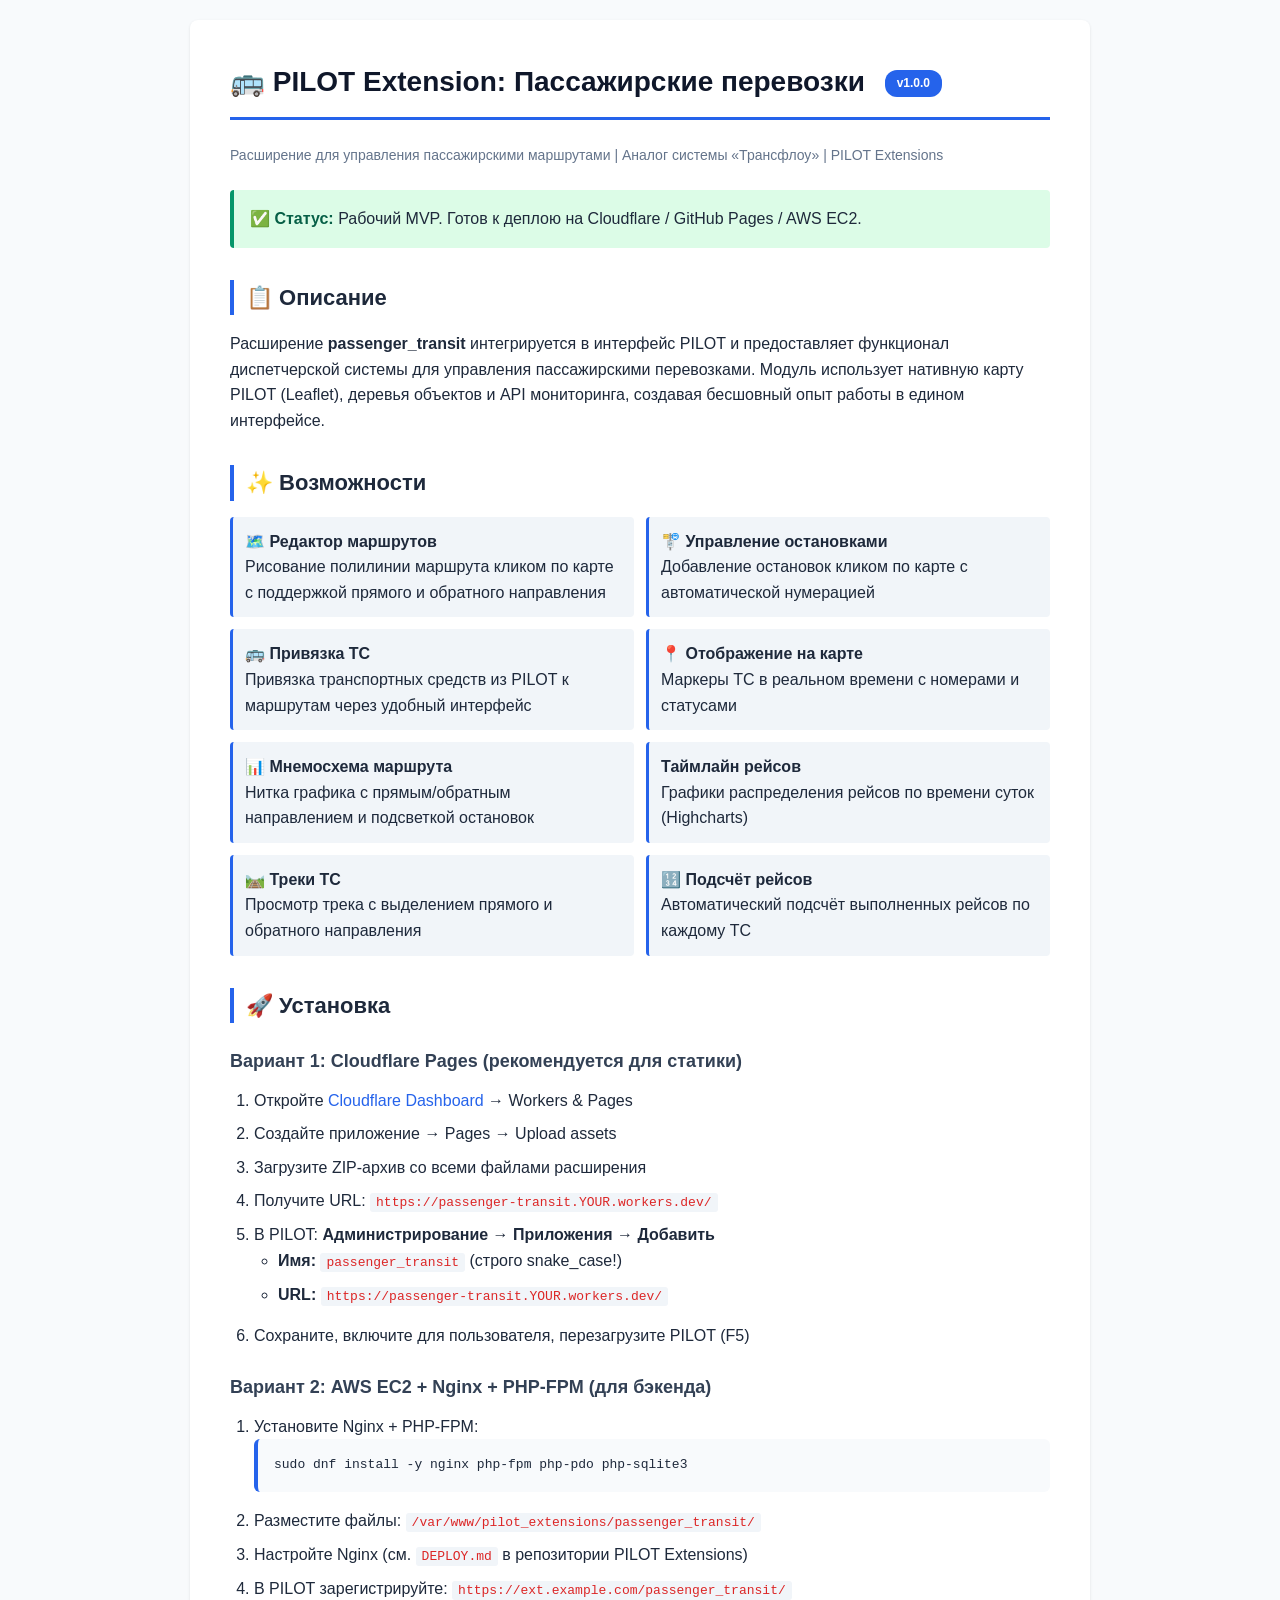
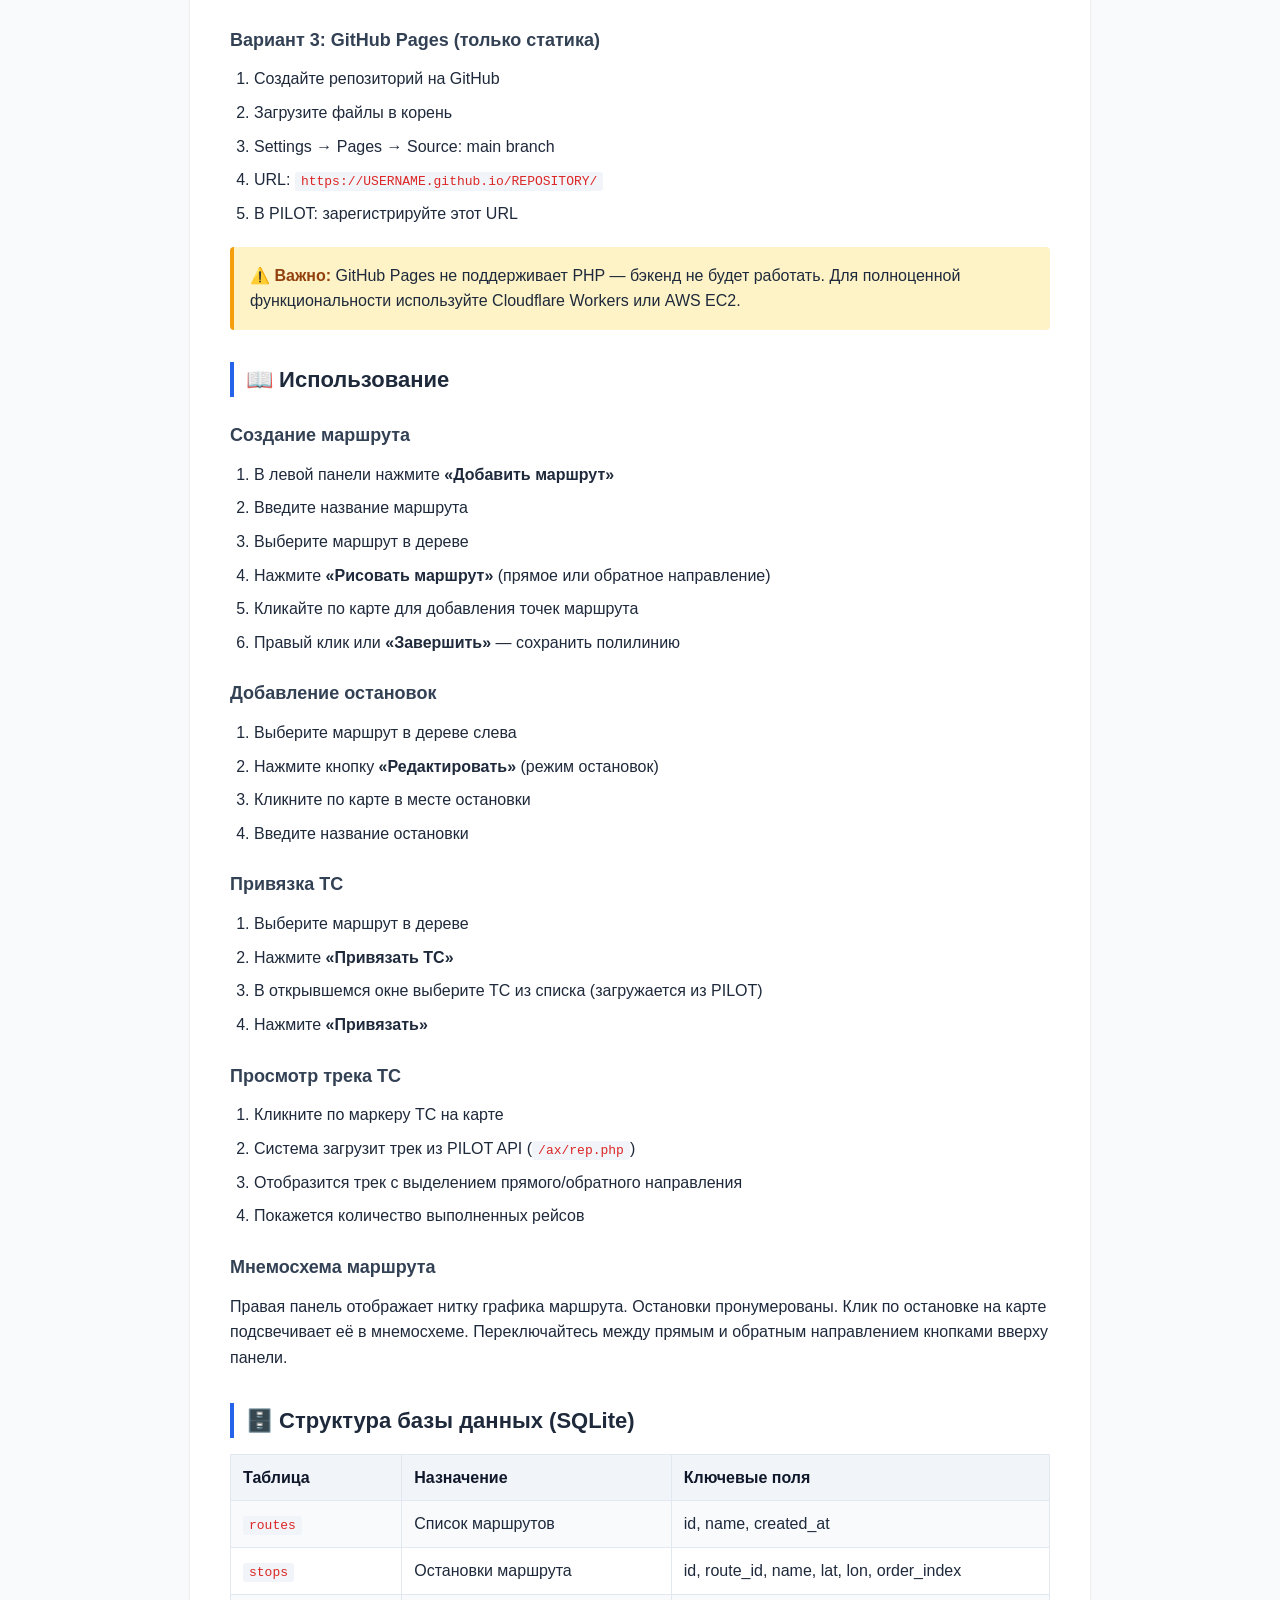
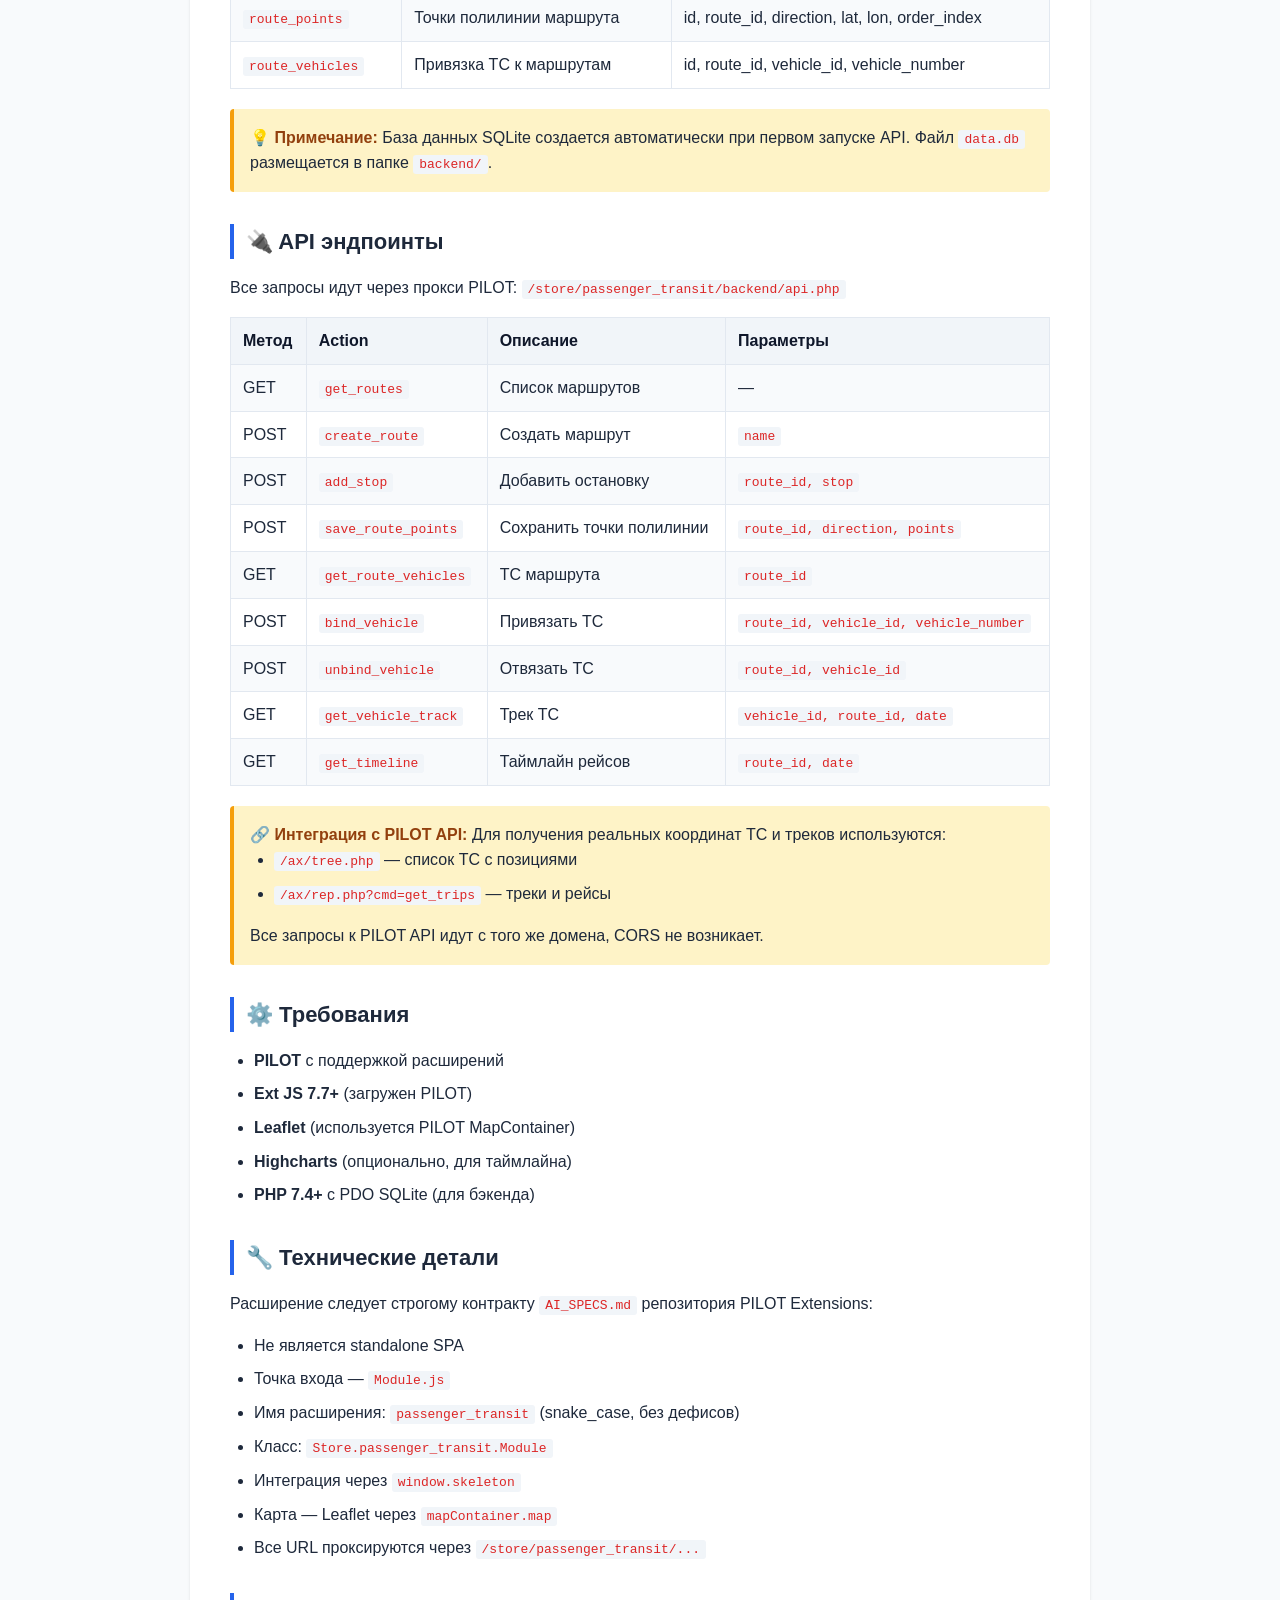
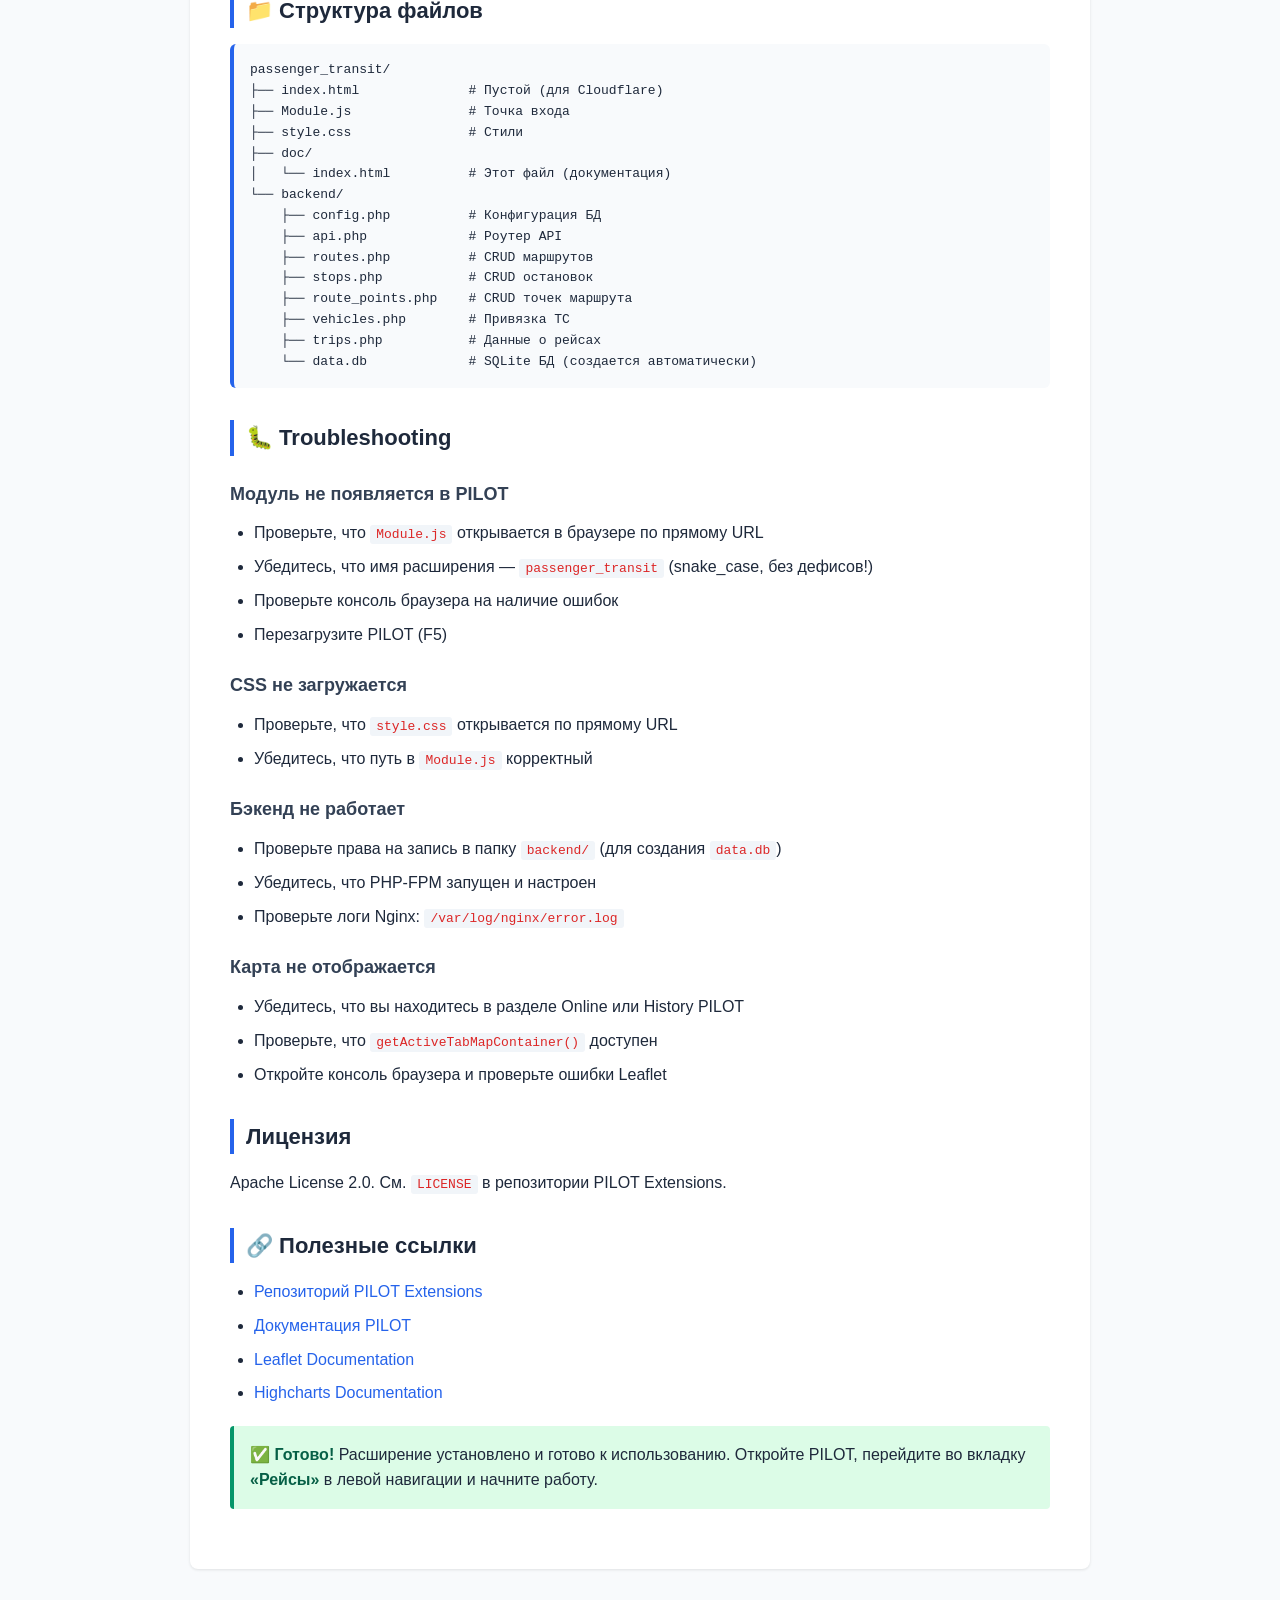
<file: doc/index.html>
<!DOCTYPE html>
<html lang="ru">
<head>
    <meta charset="UTF-8">
    <meta name="viewport" content="width=device-width, initial-scale=1.0">
    <title>PILOT Extension: Пассажирские перевозки</title>
    <style>
        * {
            margin: 0;
            padding: 0;
            box-sizing: border-box;
        }
        body {
            font-family: -apple-system, BlinkMacSystemFont, 'Segoe UI', Roboto, 'Helvetica Neue', Arial, sans-serif;
            line-height: 1.6;
            color: #1e293b;
            background: #f8fafc;
            padding: 20px;
        }
        .container {
            max-width: 900px;
            margin: 0 auto;
            background: #ffffff;
            padding: 40px;
            border-radius: 8px;
            box-shadow: 0 1px 3px rgba(0, 0, 0, 0.1);
        }
        h1 {
            color: #0f172a;
            border-bottom: 3px solid #2563eb;
            padding-bottom: 12px;
            margin-bottom: 24px;
            font-size: 28px;
        }
        h2 {
            color: #1e293b;
            margin-top: 32px;
            margin-bottom: 16px;
            font-size: 22px;
            border-left: 4px solid #2563eb;
            padding-left: 12px;
        }
        h3 {
            color: #334155;
            margin-top: 24px;
            margin-bottom: 12px;
            font-size: 18px;
        }
        p {
            margin-bottom: 16px;
        }
        ul, ol {
            margin-bottom: 16px;
            padding-left: 24px;
        }
        li {
            margin-bottom: 8px;
        }
        code {
            background: #f1f5f9;
            padding: 2px 6px;
            border-radius: 3px;
            font-family: 'Courier New', Courier, monospace;
            font-size: 13px;
            color: #dc2626;
        }
        pre {
            background: #f8fafc;
            padding: 16px;
            border-radius: 6px;
            overflow-x: auto;
            border-left: 4px solid #2563eb;
            margin-bottom: 16px;
        }
        pre code {
            background: none;
            padding: 0;
            color: #1e293b;
        }
        table {
            border-collapse: collapse;
            width: 100%;
            margin: 16px 0;
            background: #ffffff;
        }
        th, td {
            border: 1px solid #e2e8f0;
            padding: 10px 12px;
            text-align: left;
        }
        th {
            background: #f1f5f9;
            font-weight: 600;
            color: #0f172a;
        }
        tr:nth-child(even) {
            background: #f8fafc;
        }
        .note {
            background: #fef3c7;
            border-left: 4px solid #f59e0b;
            padding: 16px;
            margin: 20px 0;
            border-radius: 4px;
        }
        .note strong {
            color: #92400e;
        }
        .success {
            background: #dcfce7;
            border-left: 4px solid #059669;
            padding: 16px;
            margin: 20px 0;
            border-radius: 4px;
        }
        .success strong {
            color: #065f46;
        }
        .warning {
            background: #fee2e2;
            border-left: 4px solid #dc2626;
            padding: 16px;
            margin: 20px 0;
            border-radius: 4px;
        }
        .warning strong {
            color: #991b1b;
        }
        .feature-list {
            display: grid;
            grid-template-columns: repeat(auto-fit, minmax(280px, 1fr));
            gap: 12px;
            margin: 16px 0;
        }
        .feature-item {
            background: #f1f5f9;
            padding: 12px;
            border-radius: 4px;
            border-left: 3px solid #2563eb;
        }
        .feature-item strong {
            color: #1e293b;
        }
        a {
            color: #2563eb;
            text-decoration: none;
        }
        a:hover {
            text-decoration: underline;
        }
        .header-badge {
            display: inline-block;
            background: #2563eb;
            color: #ffffff;
            padding: 4px 12px;
            border-radius: 12px;
            font-size: 12px;
            font-weight: 600;
            margin-left: 12px;
            vertical-align: middle;
        }
        .version-info {
            color: #64748b;
            font-size: 14px;
            margin-bottom: 24px;
        }
    </style>
</head>
<body>
    <div class="container">
        <h1>
            🚌 PILOT Extension: Пассажирские перевозки
            <span class="header-badge">v1.0.0</span>
        </h1>
        <div class="version-info">
            Расширение для управления пассажирскими маршрутами | Аналог системы «Трансфлоу» | PILOT Extensions
        </div>

        <div class="success">
            <strong>✅ Статус:</strong> Рабочий MVP. Готов к деплою на Cloudflare / GitHub Pages / AWS EC2.
        </div>

        <h2>📋 Описание</h2>
        <p>
            Расширение <strong>passenger_transit</strong> интегрируется в интерфейс PILOT и предоставляет функционал 
            диспетчерской системы для управления пассажирскими перевозками. Модуль использует нативную карту PILOT 
            (Leaflet), деревья объектов и API мониторинга, создавая бесшовный опыт работы в едином интерфейсе.
        </p>

        <h2>✨ Возможности</h2>
        <div class="feature-list">
            <div class="feature-item">
                <strong>🗺️ Редактор маршрутов</strong><br>
                Рисование полилинии маршрута кликом по карте с поддержкой прямого и обратного направления
            </div>
            <div class="feature-item">
                <strong>🚏 Управление остановками</strong><br>
                Добавление остановок кликом по карте с автоматической нумерацией
            </div>
            <div class="feature-item">
                <strong>🚌 Привязка ТС</strong><br>
                Привязка транспортных средств из PILOT к маршрутам через удобный интерфейс
            </div>
            <div class="feature-item">
                <strong>📍 Отображение на карте</strong><br>
                Маркеры ТС в реальном времени с номерами и статусами
            </div>
            <div class="feature-item">
                <strong>📊 Мнемосхема маршрута</strong><br>
                Нитка графика с прямым/обратным направлением и подсветкой остановок
            </div>
            <div class="feature-item">
                <strong> Таймлайн рейсов</strong><br>
                Графики распределения рейсов по времени суток (Highcharts)
            </div>
            <div class="feature-item">
                <strong>🛤️ Треки ТС</strong><br>
                Просмотр трека с выделением прямого и обратного направления
            </div>
            <div class="feature-item">
                <strong>🔢 Подсчёт рейсов</strong><br>
                Автоматический подсчёт выполненных рейсов по каждому ТС
            </div>
        </div>

        <h2>🚀 Установка</h2>

        <h3>Вариант 1: Cloudflare Pages (рекомендуется для статики)</h3>
        <ol>
            <li>Откройте <a href="https://dash.cloudflare.com/">Cloudflare Dashboard</a> → Workers &amp; Pages</li>
            <li>Создайте приложение → Pages → Upload assets</li>
            <li>Загрузите ZIP-архив со всеми файлами расширения</li>
            <li>Получите URL: <code>https://passenger-transit.YOUR.workers.dev/</code></li>
            <li>В PILOT: <strong>Администрирование → Приложения → Добавить</strong>
                <ul>
                    <li><strong>Имя:</strong> <code>passenger_transit</code> (строго snake_case!)</li>
                    <li><strong>URL:</strong> <code>https://passenger-transit.YOUR.workers.dev/</code></li>
                </ul>
            </li>
            <li>Сохраните, включите для пользователя, перезагрузите PILOT (F5)</li>
        </ol>

        <h3>Вариант 2: AWS EC2 + Nginx + PHP-FPM (для бэкенда)</h3>
        <ol>
            <li>Установите Nginx + PHP-FPM:
                <pre><code>sudo dnf install -y nginx php-fpm php-pdo php-sqlite3</code></pre>
            </li>
            <li>Разместите файлы: <code>/var/www/pilot_extensions/passenger_transit/</code></li>
            <li>Настройте Nginx (см. <code>DEPLOY.md</code> в репозитории PILOT Extensions)</li>
            <li>В PILOT зарегистрируйте: <code>https://ext.example.com/passenger_transit/</code></li>
        </ol>

        <h3>Вариант 3: GitHub Pages (только статика)</h3>
        <ol>
            <li>Создайте репозиторий на GitHub</li>
            <li>Загрузите файлы в корень</li>
            <li>Settings → Pages → Source: main branch</li>
            <li>URL: <code>https://USERNAME.github.io/REPOSITORY/</code></li>
            <li>В PILOT: зарегистрируйте этот URL</li>
        </ol>

        <div class="note">
            <strong>⚠️ Важно:</strong> GitHub Pages не поддерживает PHP — бэкенд не будет работать. 
            Для полноценной функциональности используйте Cloudflare Workers или AWS EC2.
        </div>

        <h2>📖 Использование</h2>

        <h3>Создание маршрута</h3>
        <ol>
            <li>В левой панели нажмите <strong>«Добавить маршрут»</strong></li>
            <li>Введите название маршрута</li>
            <li>Выберите маршрут в дереве</li>
            <li>Нажмите <strong>«Рисовать маршрут»</strong> (прямое или обратное направление)</li>
            <li>Кликайте по карте для добавления точек маршрута</li>
            <li>Правый клик или <strong>«Завершить»</strong> — сохранить полилинию</li>
        </ol>

        <h3>Добавление остановок</h3>
        <ol>
            <li>Выберите маршрут в дереве слева</li>
            <li>Нажмите кнопку <strong>«Редактировать»</strong> (режим остановок)</li>
            <li>Кликните по карте в месте остановки</li>
            <li>Введите название остановки</li>
        </ol>

        <h3>Привязка ТС</h3>
        <ol>
            <li>Выберите маршрут в дереве</li>
            <li>Нажмите <strong>«Привязать ТС»</strong></li>
            <li>В открывшемся окне выберите ТС из списка (загружается из PILOT)</li>
            <li>Нажмите <strong>«Привязать»</strong></li>
        </ol>

        <h3>Просмотр трека ТС</h3>
        <ol>
            <li>Кликните по маркеру ТС на карте</li>
            <li>Система загрузит трек из PILOT API (<code>/ax/rep.php</code>)</li>
            <li>Отобразится трек с выделением прямого/обратного направления</li>
            <li>Покажется количество выполненных рейсов</li>
        </ol>

        <h3>Мнемосхема маршрута</h3>
        <p>
            Правая панель отображает нитку графика маршрута. Остановки пронумерованы. 
            Клик по остановке на карте подсвечивает её в мнемосхеме. 
            Переключайтесь между прямым и обратным направлением кнопками вверху панели.
        </p>

        <h2>🗄️ Структура базы данных (SQLite)</h2>
        <table>
            <tr>
                <th>Таблица</th>
                <th>Назначение</th>
                <th>Ключевые поля</th>
            </tr>
            <tr>
                <td><code>routes</code></td>
                <td>Список маршрутов</td>
                <td>id, name, created_at</td>
            </tr>
            <tr>
                <td><code>stops</code></td>
                <td>Остановки маршрута</td>
                <td>id, route_id, name, lat, lon, order_index</td>
            </tr>
            <tr>
                <td><code>route_points</code></td>
                <td>Точки полилинии маршрута</td>
                <td>id, route_id, direction, lat, lon, order_index</td>
            </tr>
            <tr>
                <td><code>route_vehicles</code></td>
                <td>Привязка ТС к маршрутам</td>
                <td>id, route_id, vehicle_id, vehicle_number</td>
            </tr>
        </table>

        <div class="note">
            <strong>💡 Примечание:</strong> База данных SQLite создается автоматически при первом запуске API. 
            Файл <code>data.db</code> размещается в папке <code>backend/</code>.
        </div>

        <h2>🔌 API эндпоинты</h2>
        <p>Все запросы идут через прокси PILOT: <code>/store/passenger_transit/backend/api.php</code></p>
        <table>
            <tr>
                <th>Метод</th>
                <th>Action</th>
                <th>Описание</th>
                <th>Параметры</th>
            </tr>
            <tr>
                <td>GET</td>
                <td><code>get_routes</code></td>
                <td>Список маршрутов</td>
                <td>—</td>
            </tr>
            <tr>
                <td>POST</td>
                <td><code>create_route</code></td>
                <td>Создать маршрут</td>
                <td><code>name</code></td>
            </tr>
            <tr>
                <td>POST</td>
                <td><code>add_stop</code></td>
                <td>Добавить остановку</td>
                <td><code>route_id, stop</code></td>
            </tr>
            <tr>
                <td>POST</td>
                <td><code>save_route_points</code></td>
                <td>Сохранить точки полилинии</td>
                <td><code>route_id, direction, points</code></td>
            </tr>
            <tr>
                <td>GET</td>
                <td><code>get_route_vehicles</code></td>
                <td>ТС маршрута</td>
                <td><code>route_id</code></td>
            </tr>
            <tr>
                <td>POST</td>
                <td><code>bind_vehicle</code></td>
                <td>Привязать ТС</td>
                <td><code>route_id, vehicle_id, vehicle_number</code></td>
            </tr>
            <tr>
                <td>POST</td>
                <td><code>unbind_vehicle</code></td>
                <td>Отвязать ТС</td>
                <td><code>route_id, vehicle_id</code></td>
            </tr>
            <tr>
                <td>GET</td>
                <td><code>get_vehicle_track</code></td>
                <td>Трек ТС</td>
                <td><code>vehicle_id, route_id, date</code></td>
            </tr>
            <tr>
                <td>GET</td>
                <td><code>get_timeline</code></td>
                <td>Таймлайн рейсов</td>
                <td><code>route_id, date</code></td>
            </tr>
        </table>

        <div class="note">
            <strong>🔗 Интеграция с PILOT API:</strong> Для получения реальных координат ТС и треков используются:
            <ul>
                <li><code>/ax/tree.php</code> — список ТС с позициями</li>
                <li><code>/ax/rep.php?cmd=get_trips</code> — треки и рейсы</li>
            </ul>
            Все запросы к PILOT API идут с того же домена, CORS не возникает.
        </div>

        <h2>⚙️ Требования</h2>
        <ul>
            <li><strong>PILOT</strong> с поддержкой расширений</li>
            <li><strong>Ext JS 7.7+</strong> (загружен PILOT)</li>
            <li><strong>Leaflet</strong> (используется PILOT MapContainer)</li>
            <li><strong>Highcharts</strong> (опционально, для таймлайна)</li>
            <li><strong>PHP 7.4+</strong> с PDO SQLite (для бэкенда)</li>
        </ul>

        <h2>🔧 Технические детали</h2>
        <p>Расширение следует строгому контракту <code>AI_SPECS.md</code> репозитория PILOT Extensions:</p>
        <ul>
            <li>Не является standalone SPA</li>
            <li>Точка входа — <code>Module.js</code></li>
            <li>Имя расширения: <code>passenger_transit</code> (snake_case, без дефисов)</li>
            <li>Класс: <code>Store.passenger_transit.Module</code></li>
            <li>Интеграция через <code>window.skeleton</code></li>
            <li>Карта — Leaflet через <code>mapContainer.map</code></li>
            <li>Все URL проксируются через <code>/store/passenger_transit/...</code></li>
        </ul>

        <h2>📁 Структура файлов</h2>
        <pre><code>passenger_transit/
├── index.html              # Пустой (для Cloudflare)
├── Module.js               # Точка входа
├── style.css               # Стили
├── doc/
│   └── index.html          # Этот файл (документация)
└── backend/
    ├── config.php          # Конфигурация БД
    ├── api.php             # Роутер API
    ├── routes.php          # CRUD маршрутов
    ├── stops.php           # CRUD остановок
    ├── route_points.php    # CRUD точек маршрута
    ├── vehicles.php        # Привязка ТС
    ├── trips.php           # Данные о рейсах
    └── data.db             # SQLite БД (создается автоматически)</code></pre>

        <h2>🐛 Troubleshooting</h2>

        <h3>Модуль не появляется в PILOT</h3>
        <ul>
            <li>Проверьте, что <code>Module.js</code> открывается в браузере по прямому URL</li>
            <li>Убедитесь, что имя расширения — <code>passenger_transit</code> (snake_case, без дефисов!)</li>
            <li>Проверьте консоль браузера на наличие ошибок</li>
            <li>Перезагрузите PILOT (F5)</li>
        </ul>

        <h3>CSS не загружается</h3>
        <ul>
            <li>Проверьте, что <code>style.css</code> открывается по прямому URL</li>
            <li>Убедитесь, что путь в <code>Module.js</code> корректный</li>
        </ul>

        <h3>Бэкенд не работает</h3>
        <ul>
            <li>Проверьте права на запись в папку <code>backend/</code> (для создания <code>data.db</code>)</li>
            <li>Убедитесь, что PHP-FPM запущен и настроен</li>
            <li>Проверьте логи Nginx: <code>/var/log/nginx/error.log</code></li>
        </ul>

        <h3>Карта не отображается</h3>
        <ul>
            <li>Убедитесь, что вы находитесь в разделе Online или History PILOT</li>
            <li>Проверьте, что <code>getActiveTabMapContainer()</code> доступен</li>
            <li>Откройте консоль браузера и проверьте ошибки Leaflet</li>
        </ul>

        <h2> Лицензия</h2>
        <p>
            Apache License 2.0. См. <code>LICENSE</code> в репозитории PILOT Extensions.
        </p>

        <h2>🔗 Полезные ссылки</h2>
        <ul>
            <li><a href="https://github.com/pilot-telematics/pilot_extensions">Репозиторий PILOT Extensions</a></li>
            <li><a href="https://docs.pilot-gps.com/">Документация PILOT</a></li>
            <li><a href="https://leafletjs.com/">Leaflet Documentation</a></li>
            <li><a href="https://www.highcharts.com/">Highcharts Documentation</a></li>
        </ul>

        <div class="success">
            <strong>✅ Готово!</strong> Расширение установлено и готово к использованию. 
            Откройте PILOT, перейдите во вкладку <strong>«Рейсы»</strong> в левой навигации и начните работу.
        </div>
    </div>
</body>
</html>
</file>
